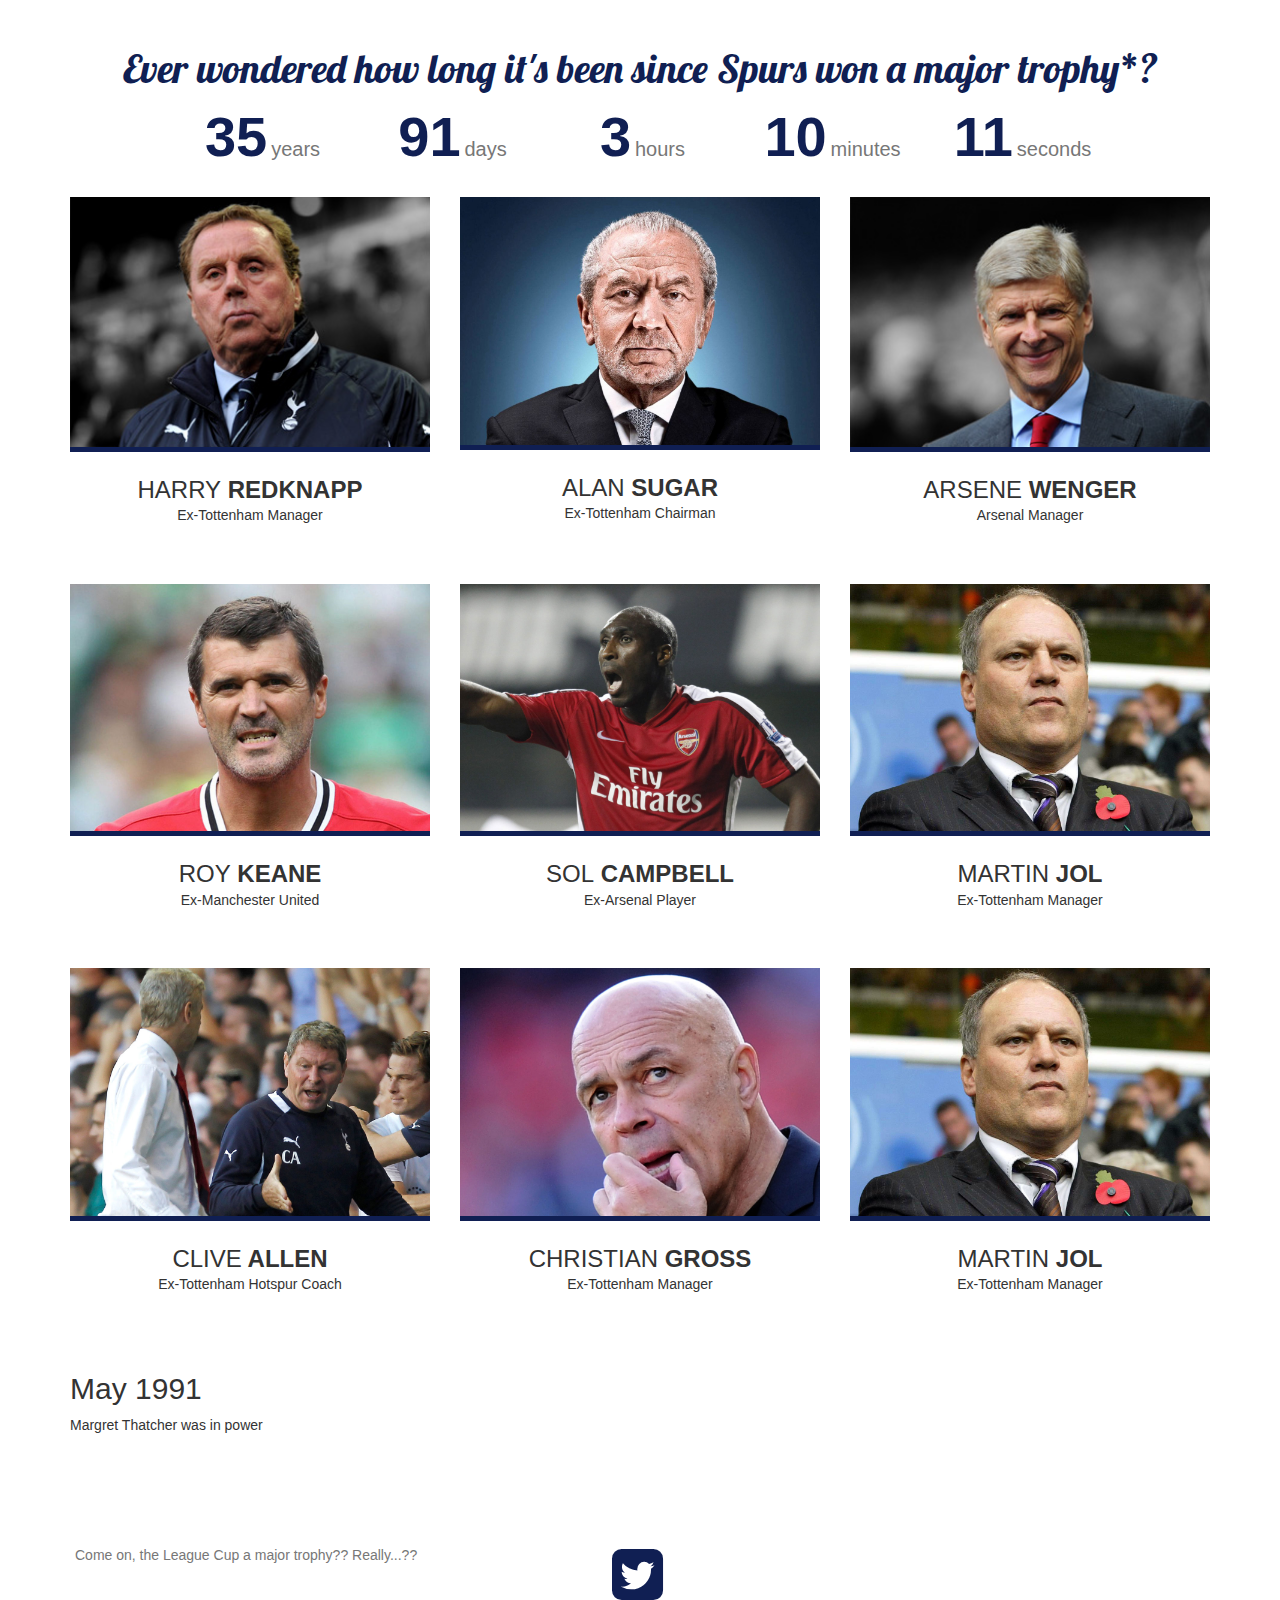
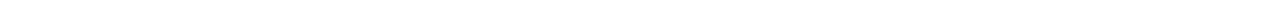
<file: app/index.html>
<!DOCTYPE html>
<html lang="en">
<head>
    <meta charset="utf-8">
    <meta http-equiv="X-UA-Compatible" content="IE=edge">
    <meta name="viewport" content="width=device-width, initial-scale=1">
    <title>GulpWorkflow</title>
    <link rel="stylesheet" type="text/css" href="css/app.css">
    <link rel="stylesheet" type="text/css" href="https://maxcdn.bootstrapcdn.com/font-awesome/4.7.0/css/font-awesome.min.css">
    <link href="https://fonts.googleapis.com/css?family=Lobster" rel="stylesheet">

</head>
<body>


<section id="intro">
    <div class="container">
        <div class="row">
            <div class="col-md-12 text-center">
                <p>Ever wondered how long it's been since Spurs won a major trophy*?</p>
            </div>
        </div> <!-- End of row div -->
    </div> <!-- End of container div -->
</section>

<section id="counter">
    <div class="container">
        <div class="row">
            <div class="col-md-12 col-md-offset-1">
                <div id="countup">
                <div class="col-md-2 text-outer">
                      <p id="years">00</p>
                      <p class="timeRefYears">years</p>
                </div>

                <div class="col-md-2 text-outer">
                      <p id="days">00</p>
                      <p class="timeRefDays">days</p>
                </div>

                <div class="col-md-2 text-outer">
                      <p id="hours">00</p>
                      <p class="timeRefHours">hours</p>
                </div>

                <div class="col-md-2 text-outer">
                      <p id="minutes">00</p>
                      <p class="timeRefMinutes">minutes</p>
                </div>

                 <div class="col-md-2 text-outer">
                      <p id="seconds">00</p>
                      <p class="timeRefSeconds">seconds</p>
                </div>
                </div>
            </div>
        </div>
    </div> <!-- End of container div -->
</section>

<section id="images">
    <div class="container">
        <div class="row">

            <div class="col-md-4 text-center">
               <figure class="snip1218">
                      <div class="image"><img src="images/four.jpg" alt="sample70"/>
                        <p>
                          Being brutally honest, Arsenal are very lucky to have finished the season second and Arsene needs to buy some players over the summer to get anywhere near Spurs
                          <br>
                          <span>May 2016</span>
                        </p>
                      </div>
                      <figcaption>
                        <h3>Harry<span> Redknapp</span></h3>
                        <h5>Ex-Tottenham Manager</h5>
                      </figcaption>
                </figure>
            </div>

            <div class="col-md-4 text-center">
               <figure class="snip1218">
                      <div class="image"><img src="images/seven.jpg" alt="sample70"/>
                        <p>
                          We'll win the title within three years
                          <br>
                          <span>October 1996</span>
                        </p>
                      </div>
                      <figcaption>
                        <h3>Alan<span> Sugar</span></h3>
                        <h5>Ex-Tottenham Chairman</h5>
                      </figcaption>
                </figure>
            </div>

            <div class="col-md-4 text-center">
               <figure class="snip1218">
                      <div class="image"><img src="images/six.jpg" alt="sample70"/>
                        <p>
                          Have Tottenham closed the gap on Arsenal? Last time I checked they were still 4 miles and 11 titles away
                          <br>
                          <span>September 1996</span>
                        </p>
                      </div>
                      <figcaption>
                        <h3>Arsene<span> Wenger</span></h3>
                        <h5>Arsenal Manager</h5>
                      </figcaption>
                </figure>
            </div>

        </div> <!-- End of row div -->
    </div> <!-- End of container div -->
</section>


<section id="images">
    <div class="container">
        <div class="row">

            <div class="col-md-4 text-center">
               <figure class="snip1218">
                      <div class="image"><img src="images/eight.jpg" alt="sample70"/>
                        <p>
                          It was Tottenham at home. I thought: 'Please don't go on about Tottenham, we all know what Tottenham are about. They are nice and tidy but we'll f****** do them.' Alex came in and said: 'Lads, it's only Tottenham.' And that was it! Brilliant!
                          <br>
                          <span>[...]</span>
                        </p>
                      </div>
                      <figcaption>
                        <h3>Roy<span> Keane</span></h3>
                        <h5>Ex-Manchester United</h5>
                      </figcaption>
                </figure>
            </div>

            <div class="col-md-4 text-center">
               <figure class="snip1218">
                      <div class="image"><img src="images/nine.jpg" alt="sample70"/>
                        <p>
                          I'm staying
                          <br>
                          <span>[...]</span>
                        </p>
                      </div>
                      <figcaption>
                        <h3>Sol<span> Campbell</span></h3>
                        <h5>Ex-Arsenal Player</h5>
                      </figcaption>
                </figure>
            </div>

            <div class="col-md-4 text-center">
               <figure class="snip1218">
                      <div class="image"><img src="images/ten.jpg" alt="sample70"/>
                        <p>
                          This is one of the biggest clubs in Europe and I want to be part of its history
                          <br>
                          <span>[...]</span>
                        </p>
                      </div>
                      <figcaption>
                        <h3>Martin<span> Jol</span></h3>
                        <h5>Ex-Tottenham Manager</h5>
                      </figcaption>
                </figure>
            </div>

        </div> <!-- End of row div -->
    </div> <!-- End of container div -->
</section>


<section id="images">
    <div class="container">
        <div class="row">

            <div class="col-md-4 text-center">
               <figure class="snip1218">
                      <div class="image"><img src="images/eleven.jpg" alt="sample70"/>
                        <p>
                          He refused to shake my hand. He says he didn’t see or hear me. But he’s two-bob, he is.
                          <br>
                          <span>[...]</span>
                        </p>
                      </div>
                      <figcaption>
                        <h3>Clive<span> Allen</span></h3>
                        <h5>Ex-Tottenham Hotspur Coach</h5>
                      </figcaption>
                </figure>
            </div>

            <div class="col-md-4 text-center">
               <figure class="snip1218">
                      <div class="image"><img src="images/twelve.jpg" alt="sample70"/>
                        <p>
                          I want this to become the ticket to the dreams
                          <br>
                          <span>[...]</span>
                        </p>
                      </div>
                      <figcaption>
                        <h3>Christian<span> Gross</span></h3>
                        <h5>Ex-Tottenham Manager</h5>
                      </figcaption>
                </figure>
            </div>

            <div class="col-md-4 text-center">
               <figure class="snip1218">
                      <div class="image"><img src="images/ten.jpg" alt="sample70"/>
                        <p>
                          This is one of the biggest clubs in Europe and I want to be part of its history
                          <br>
                          <span>[...]</span>
                        </p>
                      </div>
                      <figcaption>
                        <h3>Martin<span> Jol</span></h3>
                        <h5>Ex-Tottenham Manager</h5>
                      </figcaption>
                </figure>
            </div>

        </div> <!-- End of row div -->
    </div> <!-- End of container div -->
</section>





<section id="facts">
    <div class="container">
        <div class="row">
            <div class="col-md-4">
                <h2>May 1991</h2>
                <p>Margret Thatcher was in power</p>
            </div>
            <div class="col-md-4">

            </div>
            <div class="col-md-4">

            </div>
        </div> <!-- End of row div -->
    </div> <!-- End of container div -->
</section>


<section id="icons">
    <div class="container">
        <div class="row">
            <div class="col-md-5 small_text">
                <p>Come on, the League Cup a major trophy?? Really...??</p>
            </div>
            <div class="col-md-2">
                <ul class="list-inline">
                    <a href="#" target="_blank"><li class="list-inline-item"><i class="fa twitter fa-twitter-square fa-3x" aria-hidden="true"></i></li></a>
                </ul>
            </div>
            <div class="col-md-5">

            </div>
        </div> <!-- End of row div -->
    </div> <!-- End of container div -->
</section>

</body>

<script type="text/javascript" src="js/main.js"></script>




</html>
</file>
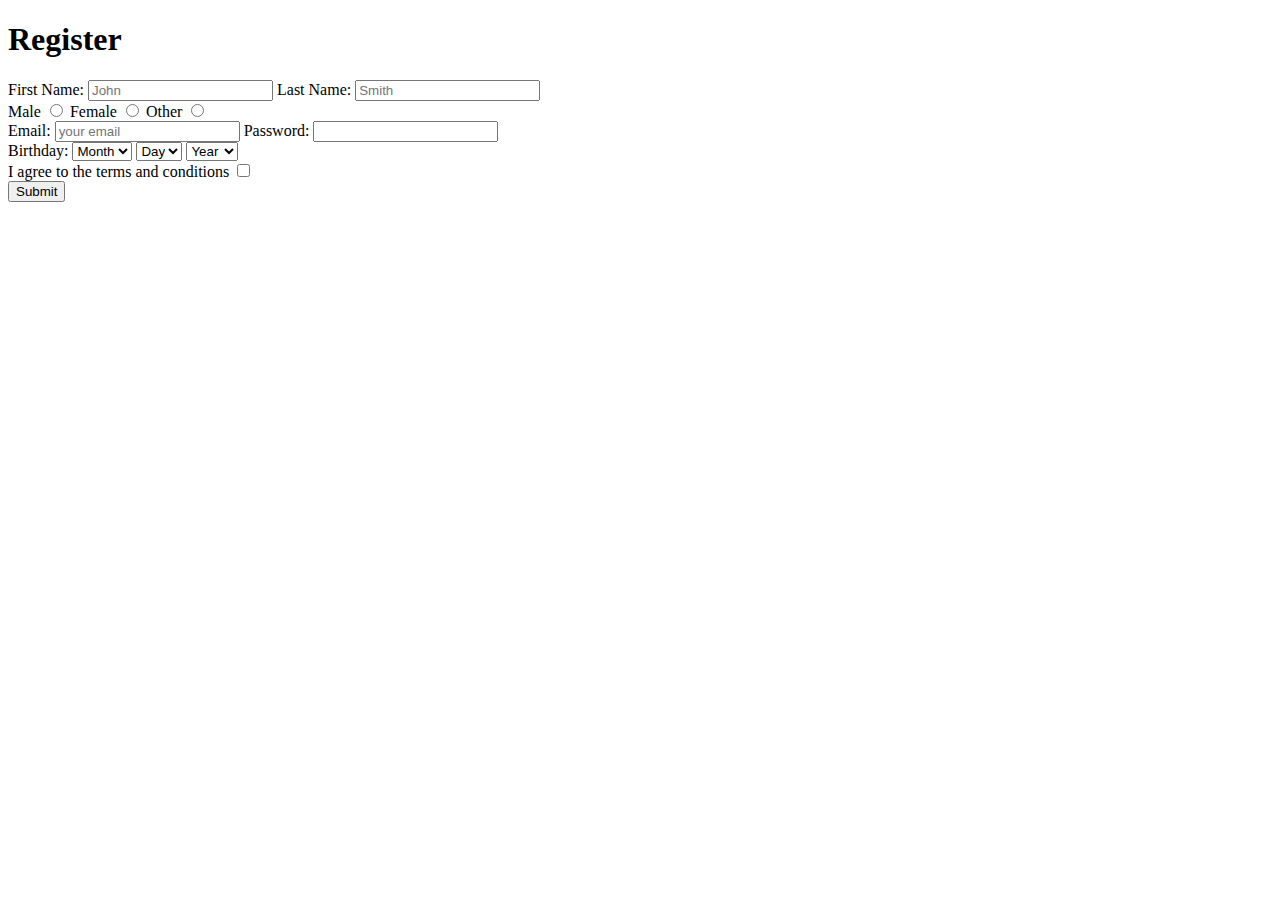
<file: Forms/index.html>
﻿<!DOCTYPE html>
<html>
<head>
  <title>Complete Form Solution</title>
</head>
<body>

  <h1>Register</h1>

  <form>
    <div>
      <label for="first-name">First Name:</label>
      <input type="text" name="first-name" id="first-name" placeholder="John" required />
      <label for="last-name">Last Name:</label>
      <input type="text" name="last-name" id="last-name" placeholder="Smith" required />
    </div>

     <div>
        <label for="radio-choice-1">Male</label>
        <input type="radio" name="radio-choice" id="radio-choice-1" value="choice-1" />

        <label for="radio-choice-2">Female</label>
        <input type="radio" name="radio-choice" id="radio-choice-2" value="choice-2" />

       <label for="radio-choice-3">Other</label>
        <input type="radio" name="radio-choice" id="radio-choice-3" value="choice-2" />
     </div>

    <div>
      <label for="username">Email:</label>
      <input id="username" type="email" required placeholder="your email">

      <label for="password">Password:</label>
      <input type="password" pattern=".{5,10}"required title="5 to 10 characters">
    </div>

  <!-- WARNING! DANGER! CAUTION! -->
  <!-- DATE PICKER CRAZINESS BELOW!!!! -->
    <div>
      <!-- Normally we'd have a label for each field, but since these 3 select drop downs go together, we'll just use one and make it match up to the first select field (month) -->
      <label for="select-choice">Birthday:</label>
      <select name="select-choice" id="select-choice" title="Month">
        <option value="Choice 1" selected disabled>Month</option>
        <option value="Choice 2">Jan</option>
        <option value="Choice 3">Feb</option>
        <option value="Choice 3">Mar</option>
        <option value="Choice 3">Apr</option>
        <option value="Choice 3">May</option>
        <option value="Choice 3">Jun</option>
        <option value="Choice 3">Jul</option>
        <option value="Choice 3">Aug</option>
        <option value="Choice 3">Sep</option>
        <option value="Choice 3">Oct</option>
        <option value="Choice 3">Nov</option>
        <option value="Choice 3">Dec</option>
      </select>

      <select name="birthday-day" id="day" title="Day">
        <option value="0" selected disabled>Day</option>
        <option value="1">1</option>
        <option value="2">2</option>
        <option value="3">3</option>
        <option value="4">4</option>
        <option value="5">5</option>
        <option value="6">6</option>
        <option value="7">7</option>
        <option value="8">8</option>
        <option value="9">9</option>
        <option value="10">10</option>
        <option value="11">11</option>
        <option value="12">12</option>
        <option value="13">13</option>
        <option value="14">14</option>
        <option value="15">15</option>
        <option value="16">16</option>
        <option value="17">17</option>
        <option value="18">18</option>
        <option value="19">19</option>
        <option value="20">20</option>
        <option value="21">21</option>
        <option value="22">22</option>
        <option value="23">23</option>
        <option value="24">24</option>
        <option value="25">25</option>
        <option value="26">26</option>
        <option value="27">27</option>
        <option value="28">28</option>
        <option value="29">29</option>
        <option value="30">30</option>
        <option value="31">31</option>
      </select>

      <select name="birthday-year" id="year" title="Year">
        <option value="0" selected disabled>Year</option>
        <option value="2015">2015</option>
        <option value="2014">2014</option>
        <option value="2013">2013</option>
        <option value="2012">2012</option>
        <option value="2011">2011</option>
        <option value="2010">2010</option>
        <option value="2009">2009</option>
        <option value="2008">2008</option>
        <option value="2007">2007</option>
        <option value="2006">2006</option>
        <option value="2005">2005</option>
        <option value="2004">2004</option>
        <option value="2003">2003</option>
        <option value="2002">2002</option>
        <option value="2001">2001</option>
        <option value="2000">2000</option>
        <option value="1999">1999</option>
        <option value="1998">1998</option>
        <option value="1997">1997</option>
        <option value="1996">1996</option>
        <option value="1995">1995</option>
        <option value="1994">1994</option>
        <option value="1993">1993</option>
        <option value="1992">1992</option>
        <option value="1991">1991</option>
        <option value="1990">1990</option>
        <option value="1989">1989</option>
        <option value="1988">1988</option>
        <option value="1987">1987</option>
        <option value="1986">1986</option>
        <option value="1985">1985</option>
        <option value="1984">1984</option>
        <option value="1983">1983</option>
        <option value="1982">1982</option>
        <option value="1981">1981</option>
        <option value="1980">1980</option>
        <option value="1979">1979</option>
        <option value="1978">1978</option>
        <option value="1977">1977</option>
        <option value="1976">1976</option>
        <option value="1975">1975</option>
        <option value="1974">1974</option>
        <option value="1973">1973</option>
        <option value="1972">1972</option>
        <option value="1971">1971</option>
        <option value="1970">1970</option>
        <option value="1969">1969</option>
        <option value="1968">1968</option>
        <option value="1967">1967</option>
        <option value="1966">1966</option>
        <option value="1965">1965</option>
        <option value="1964">1964</option>
        <option value="1963">1963</option>
        <option value="1962">1962</option>
        <option value="1961">1961</option>
        <option value="1960">1960</option>
        <option value="1959">1959</option>
        <option value="1958">1958</option>
        <option value="1957">1957</option>
        <option value="1956">1956</option>
        <option value="1955">1955</option>
        <option value="1954">1954</option>
        <option value="1953">1953</option>
        <option value="1952">1952</option>
        <option value="1951">1951</option>
        <option value="1950">1950</option>
        <option value="1949">1949</option>
        <option value="1948">1948</option>
        <option value="1947">1947</option>
        <option value="1946">1946</option>
        <option value="1945">1945</option>
        <option value="1944">1944</option>
        <option value="1943">1943</option>
        <option value="1942">1942</option>
        <option value="1941">1941</option>
        <option value="1940">1940</option>
        <option value="1939">1939</option>
        <option value="1938">1938</option>
        <option value="1937">1937</option>
        <option value="1936">1936</option>
        <option value="1935">1935</option>
        <option value="1934">1934</option>
        <option value="1933">1933</option>
        <option value="1932">1932</option>
        <option value="1931">1931</option>
        <option value="1930">1930</option>
        <option value="1929">1929</option>
        <option value="1928">1928</option>
        <option value="1927">1927</option>
        <option value="1926">1926</option>
        <option value="1925">1925</option>
        <option value="1924">1924</option>
        <option value="1923">1923</option>
        <option value="1922">1922</option>
        <option value="1921">1921</option>
        <option value="1920">1920</option>
        <option value="1919">1919</option>
        <option value="1918">1918</option>
        <option value="1917">1917</option>
        <option value="1916">1916</option>
        <option value="1915">1915</option>
        <option value="1914">1914</option>
        <option value="1913">1913</option>
        <option value="1912">1912</option>
        <option value="1911">1911</option>
        <option value="1910">1910</option>
        <option value="1909">1909</option>
        <option value="1908">1908</option>
        <option value="1907">1907</option>
        <option value="1906">1906</option>
        <option value="1905">1905</option>
      </select>
    </div>

    <div>
      <label for="checkbox">I agree to the terms and conditions</label>
      <input type="checkbox" name="checkbox" id="checkbox" />
    </div>

    <div>
      <input type="submit" value="Submit" />
    </div>
  </form>

</body>
</html>
</file>
